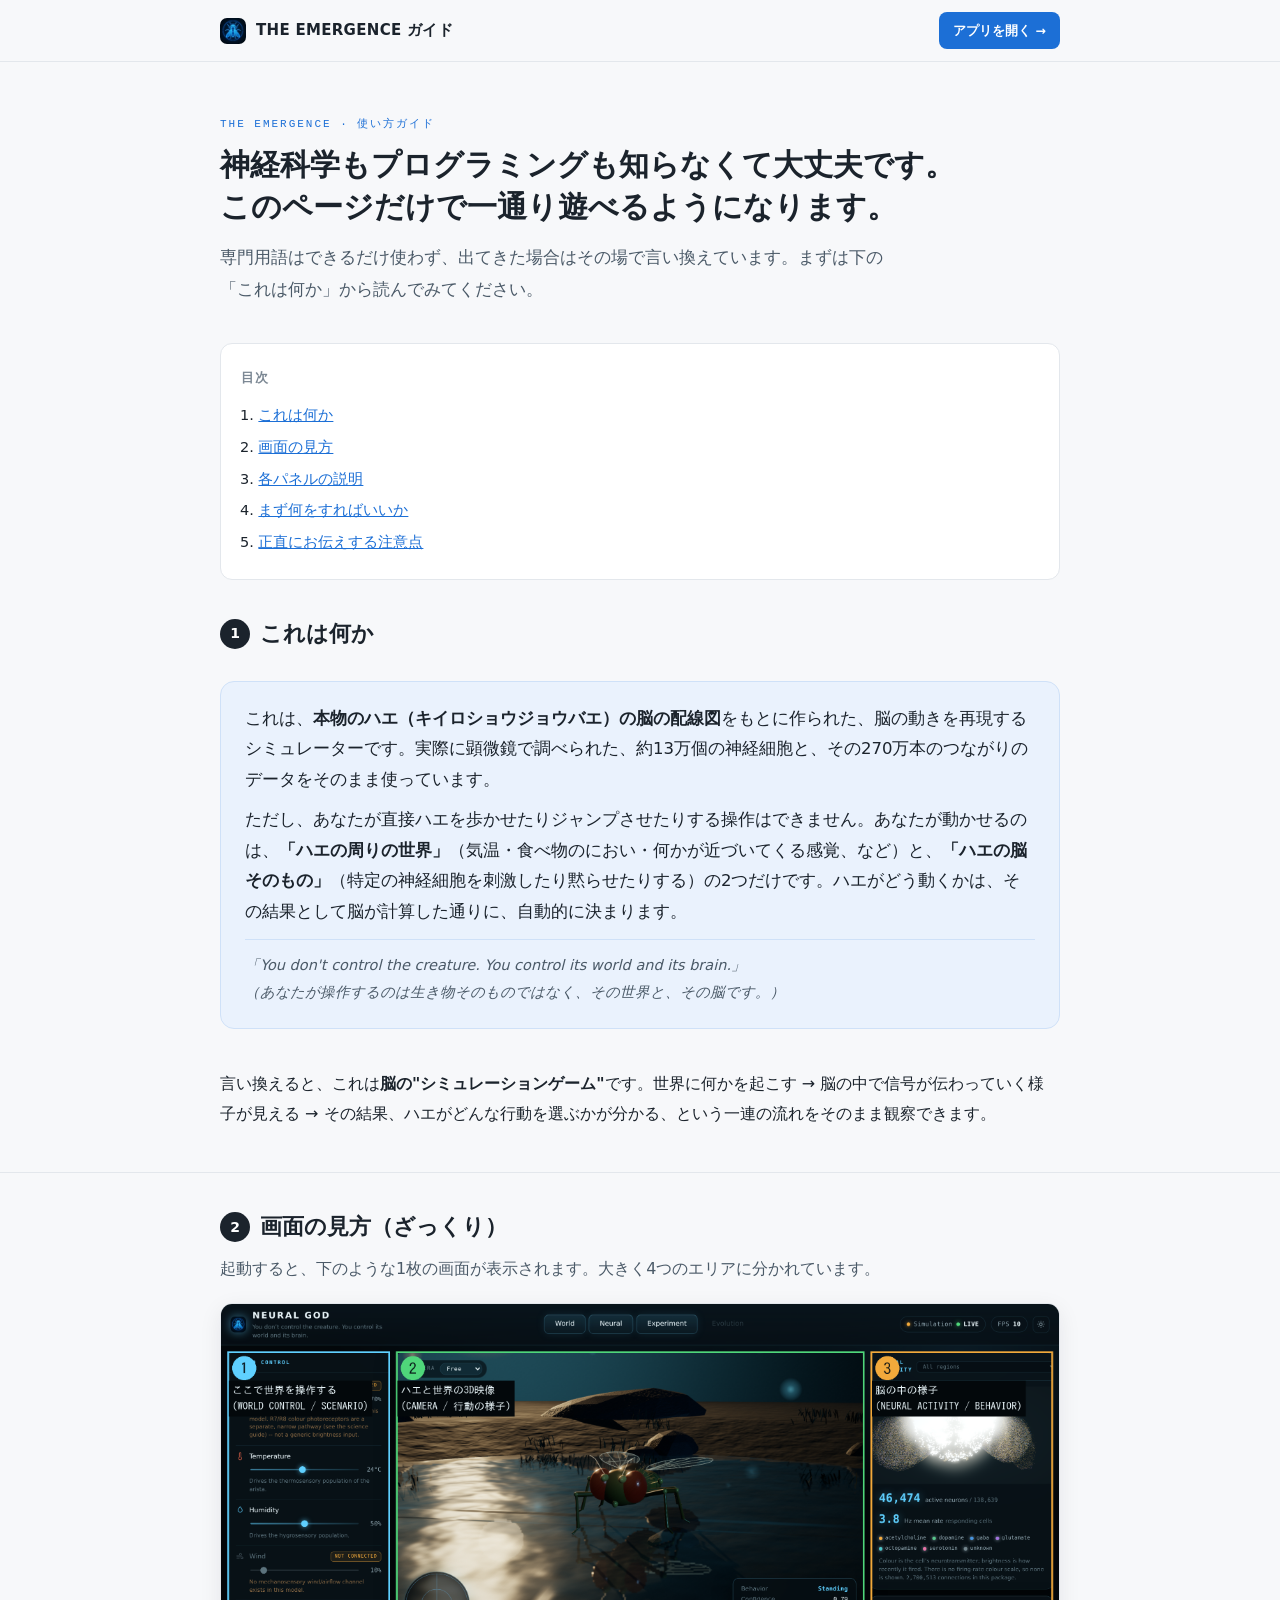
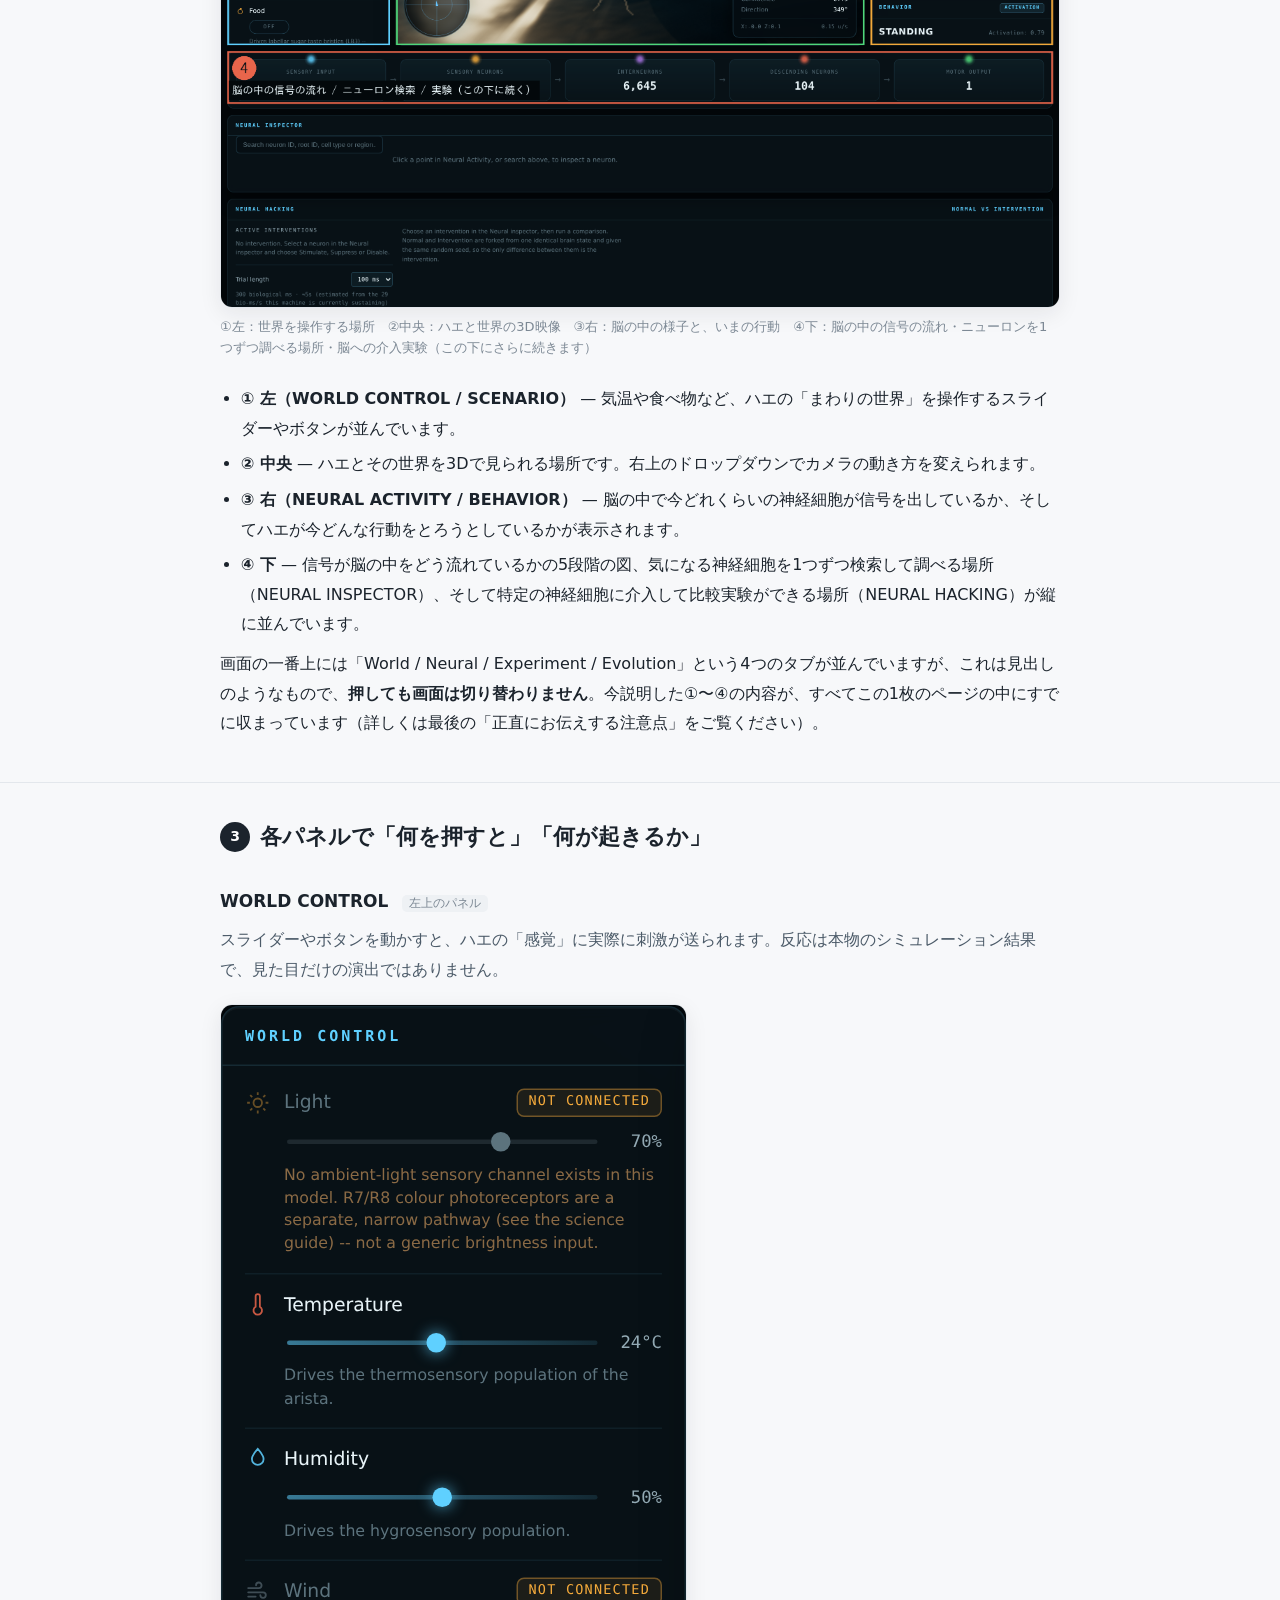
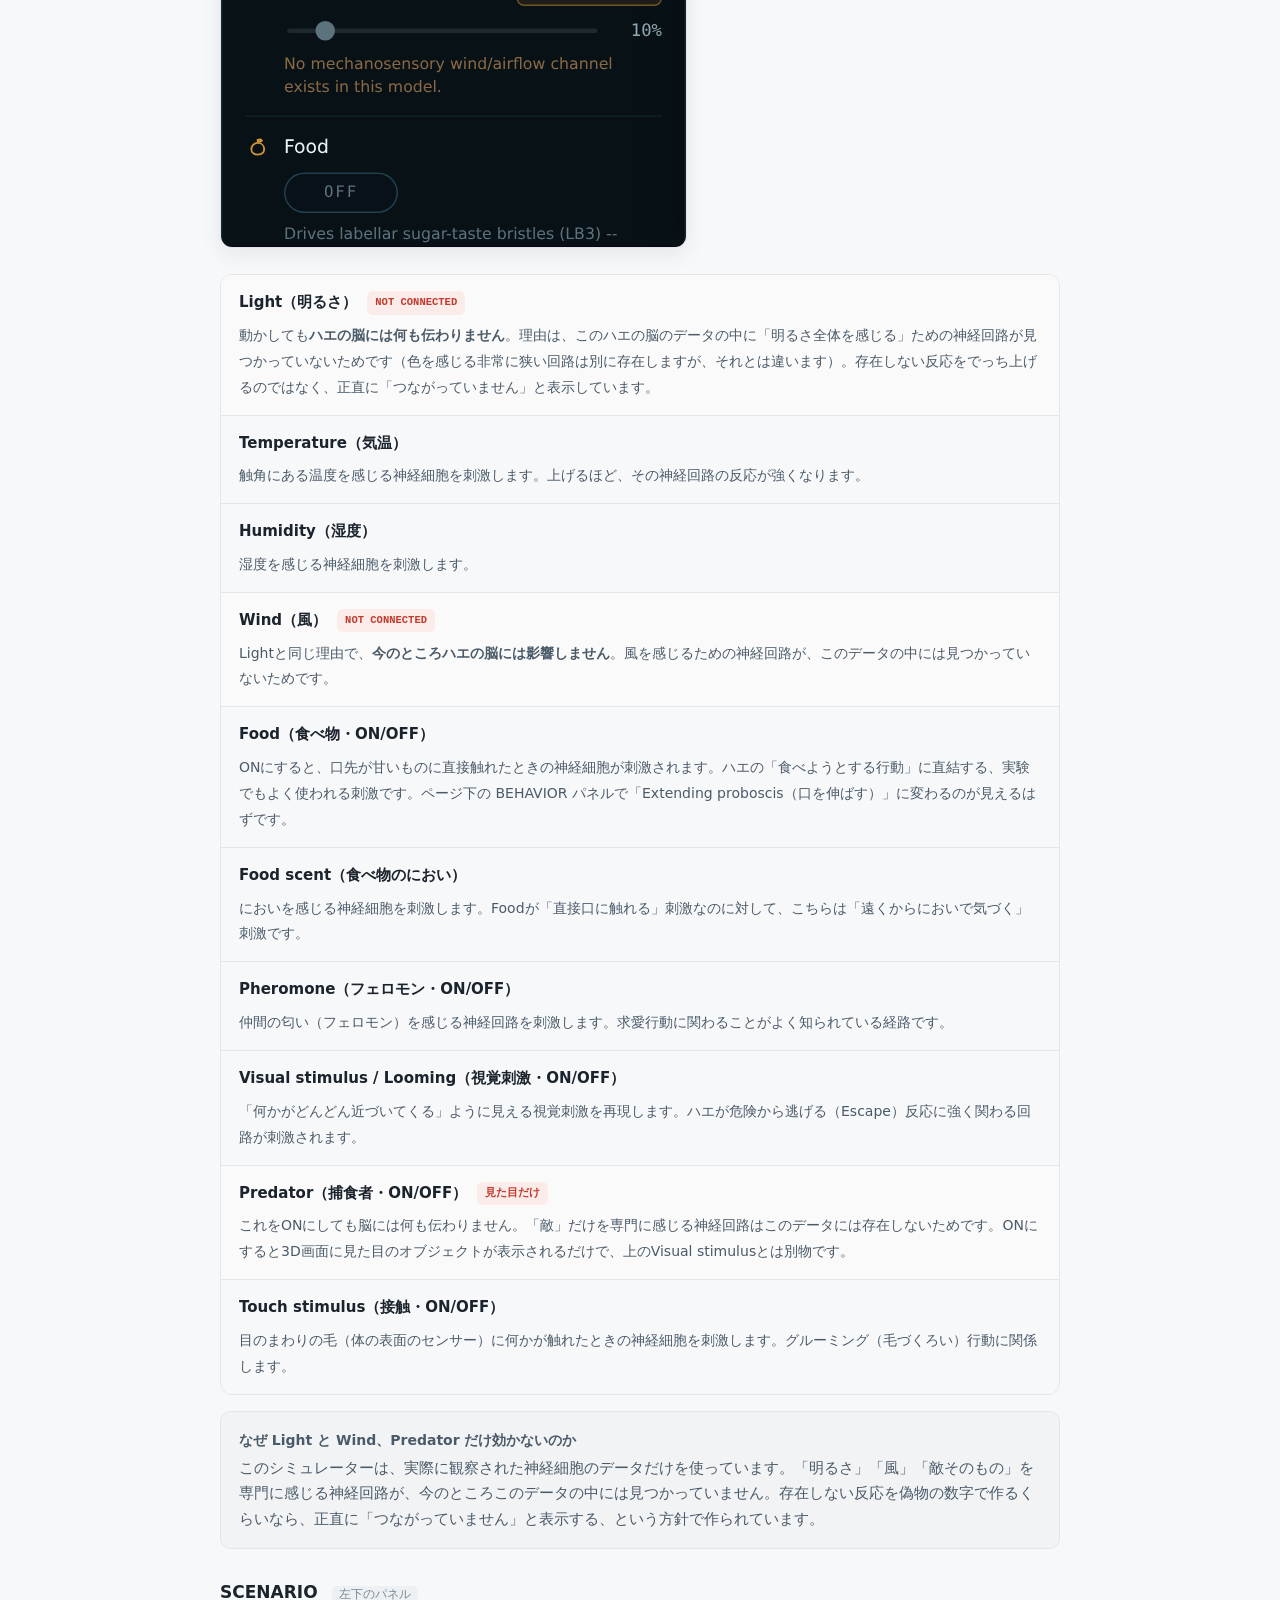
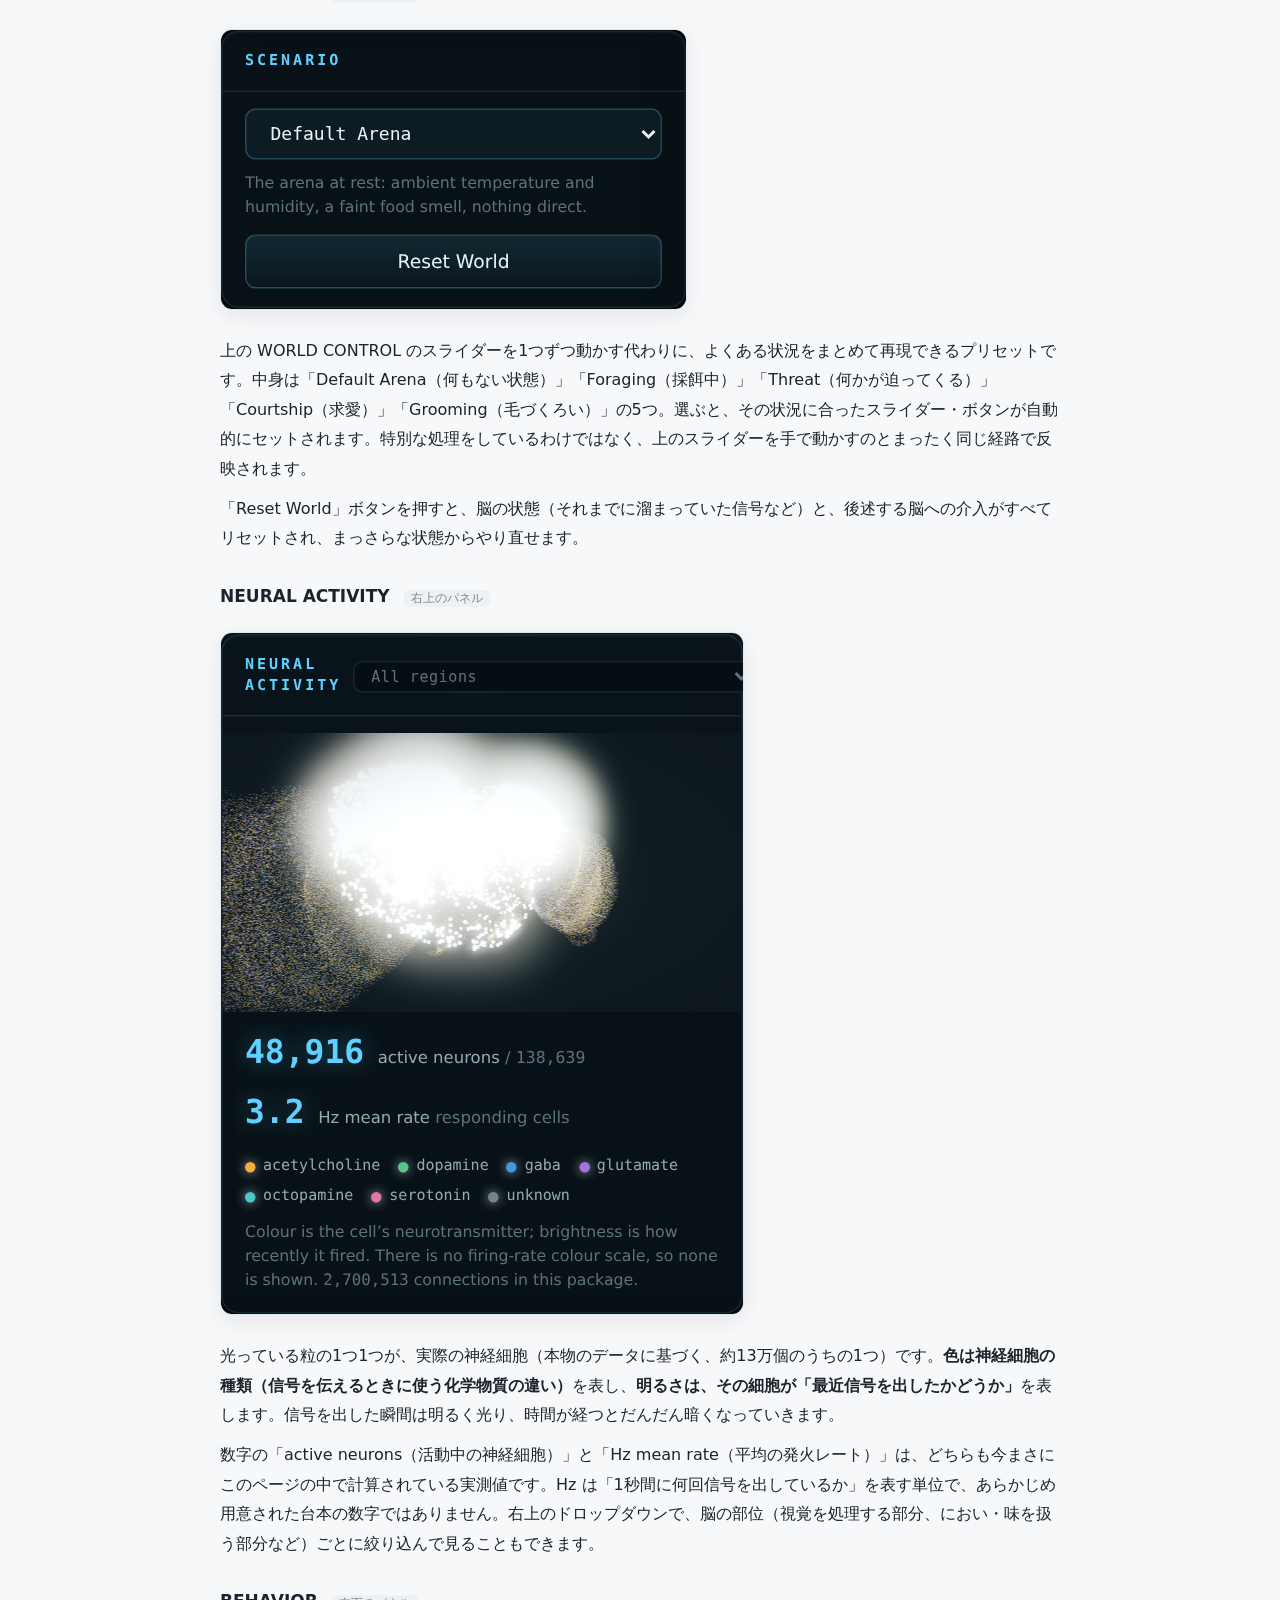
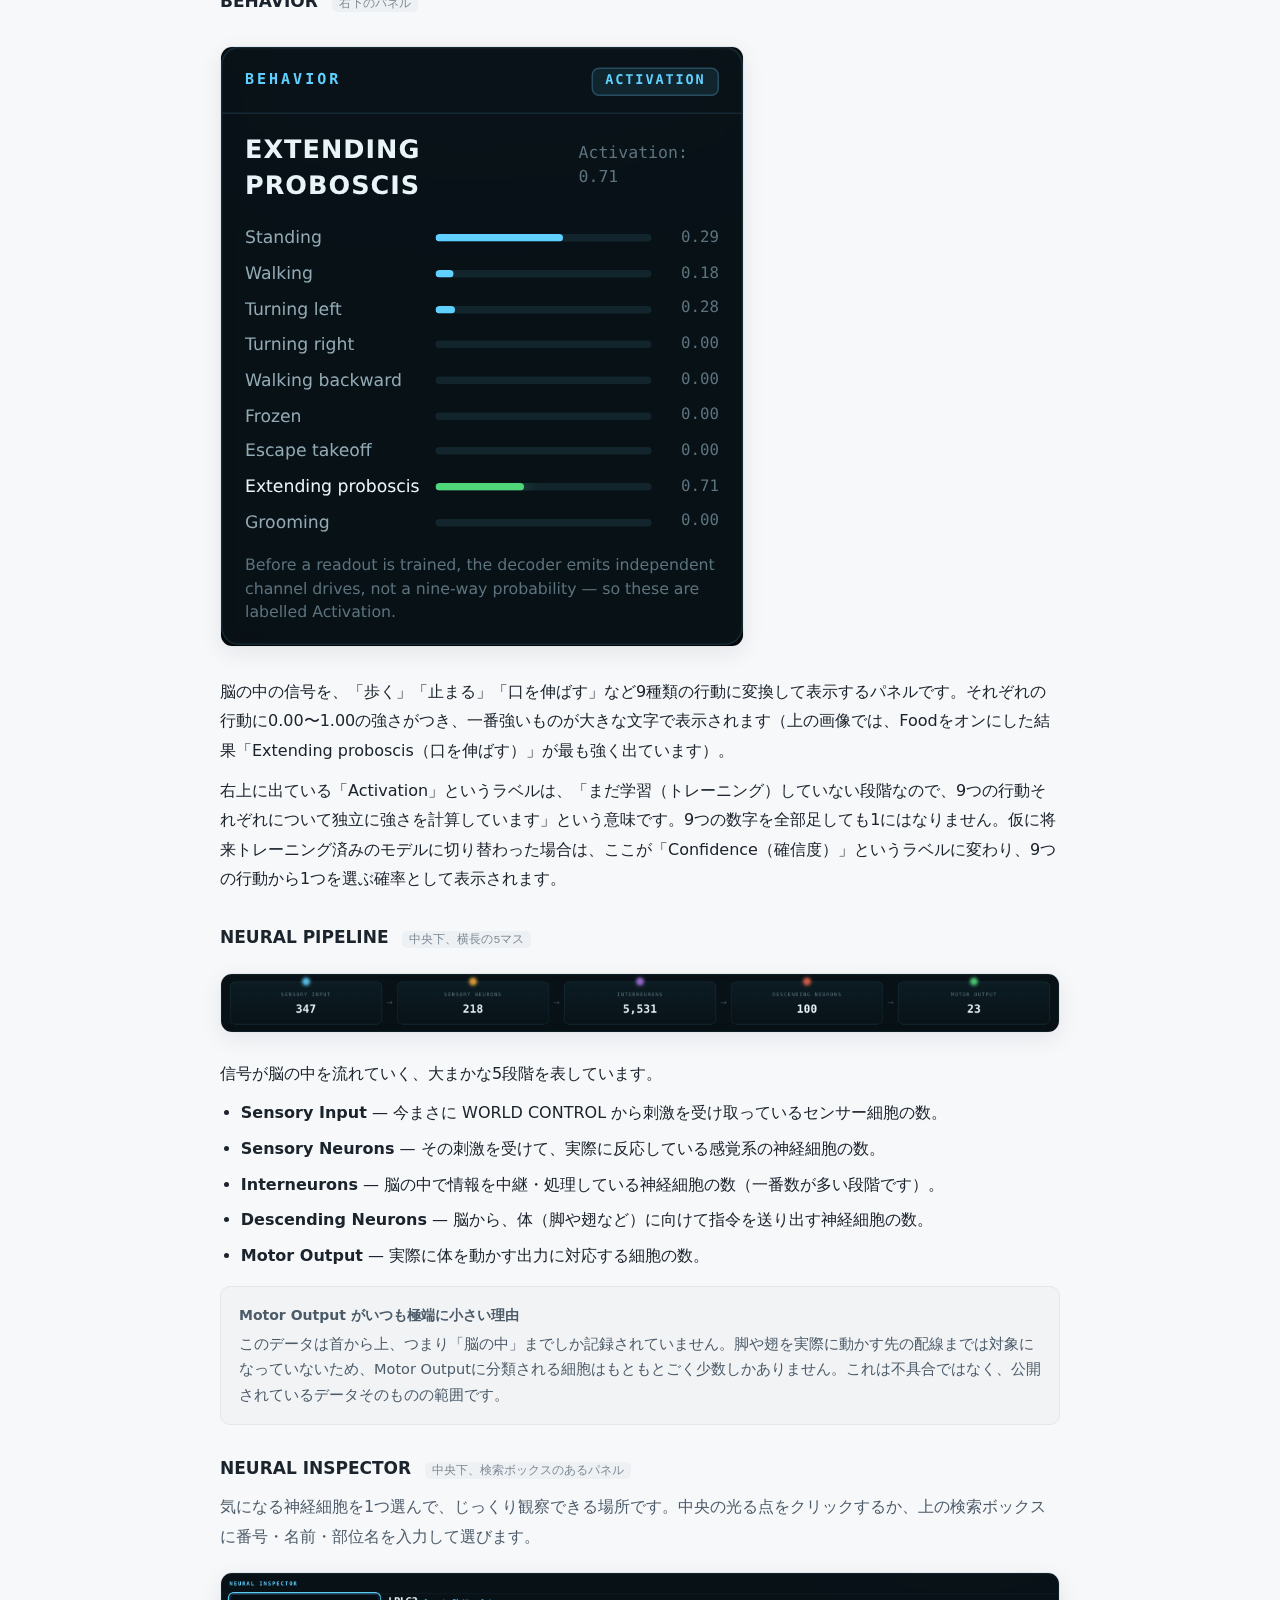
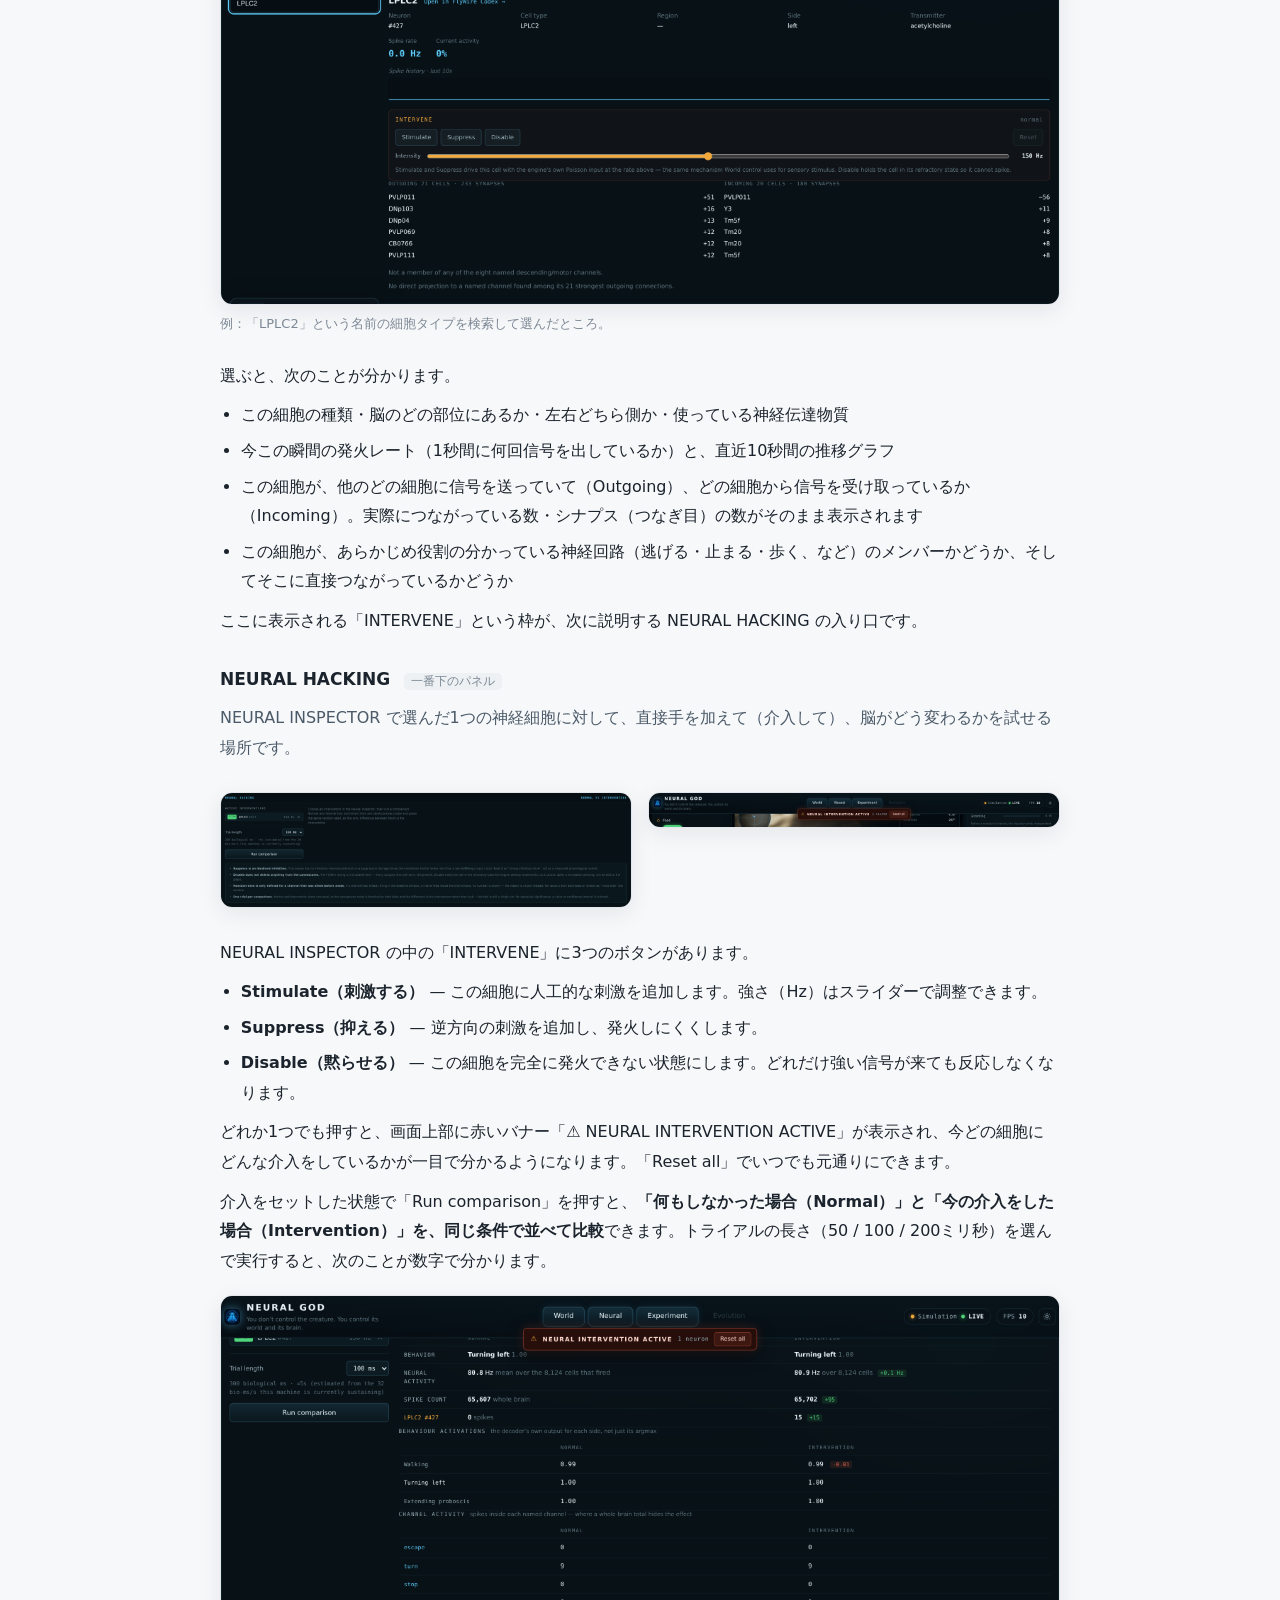
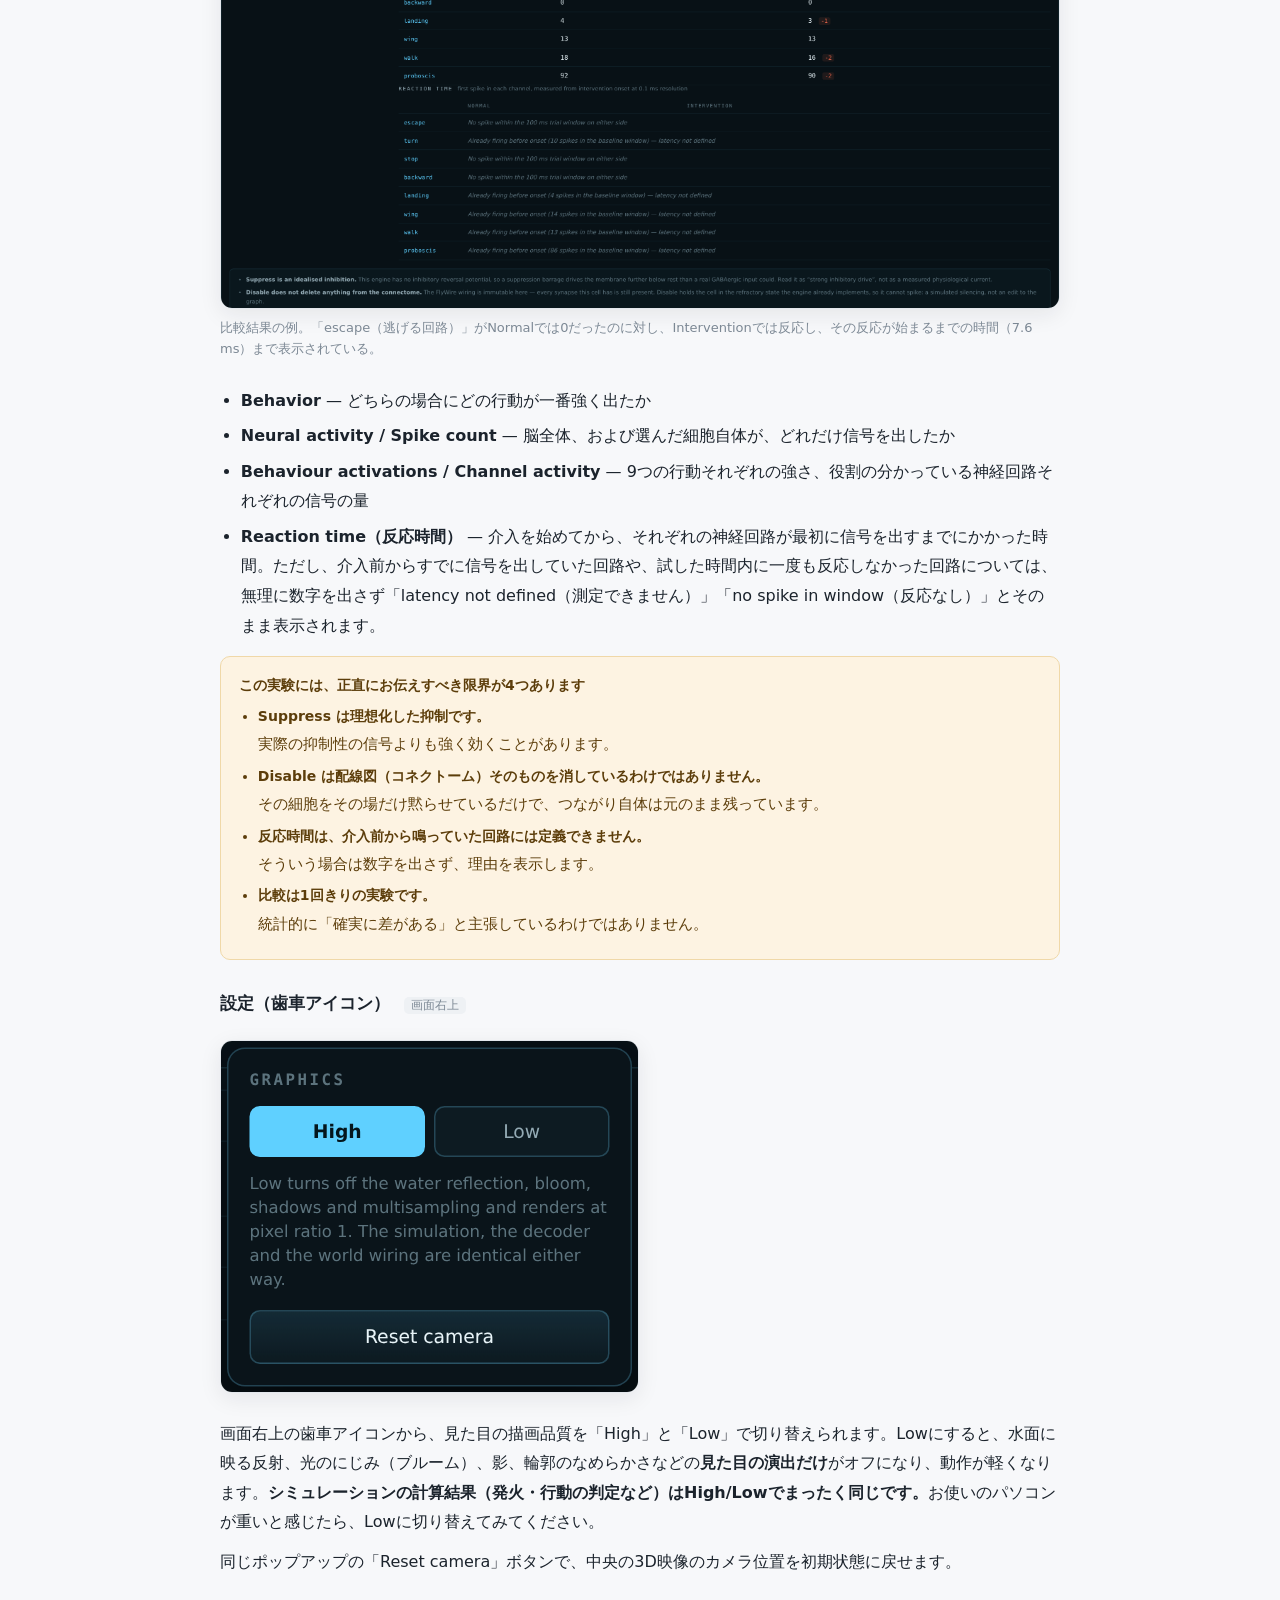
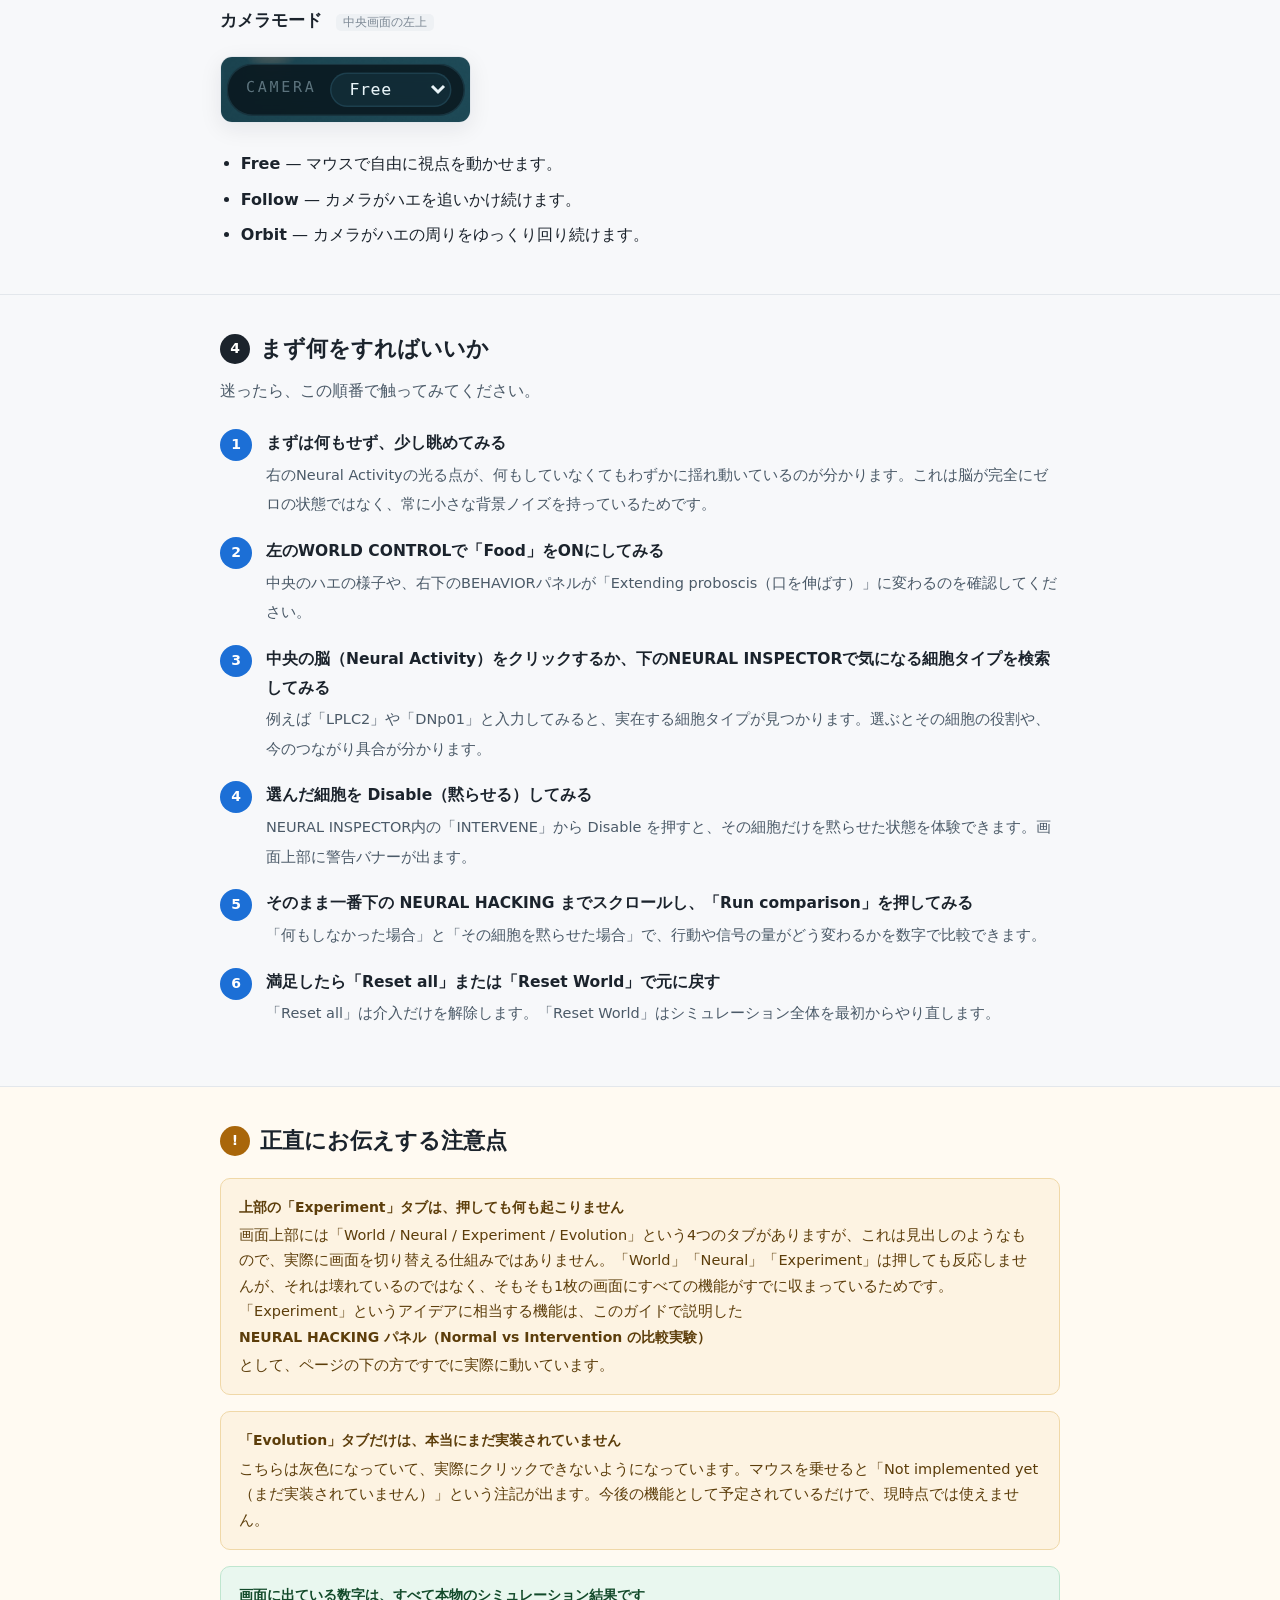
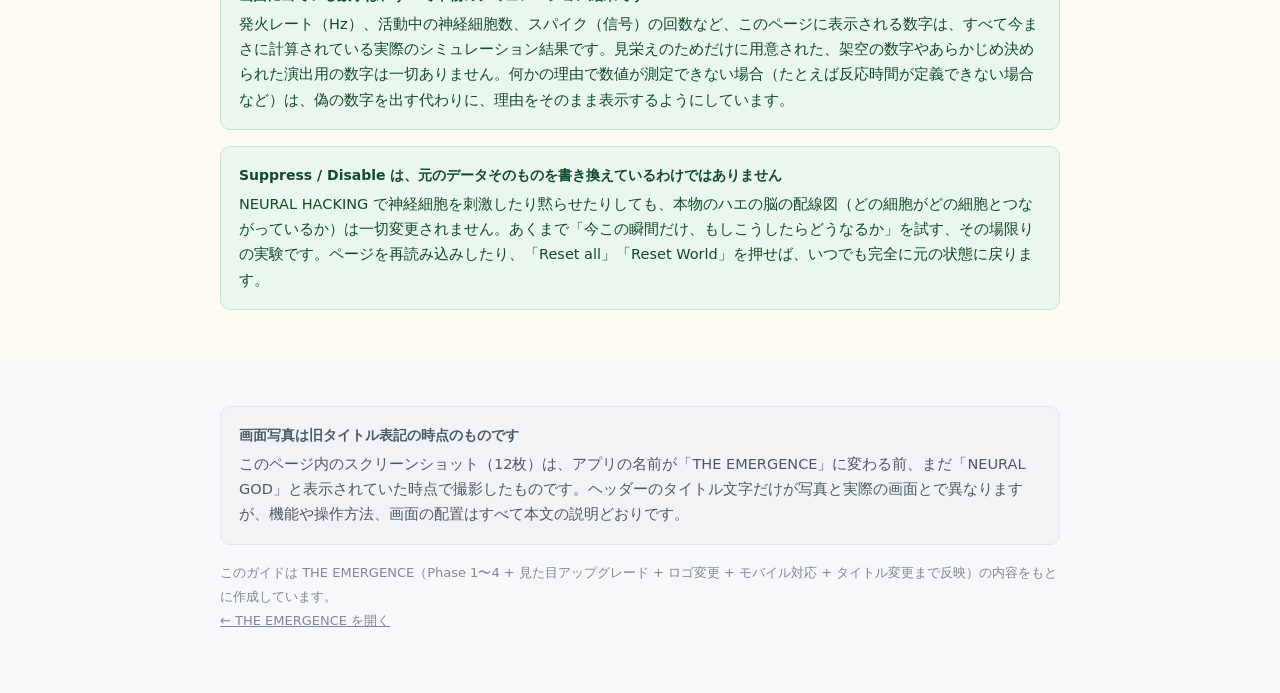
<file: web/god/guide.html>
<!doctype html>
<html lang="ja">
<head>
<meta charset="utf-8">
<meta name="viewport" content="width=device-width, initial-scale=1">
<title>THE EMERGENCE の使い方ガイド</title>
<meta name="description" content="専門知識なしで読める、THE EMERGENCE の使い方ガイド。">
<style>
:root{
  --bg:#f7f8fa; --panel:#ffffff; --line:#e3e7ec;
  --ink:#1b232c; --ink2:#4b5a68; --ink3:#7c8894;
  --blue:#1c6fd6; --blue-soft:#eaf2fd;
  --amber:#a9660a; --amber-soft:#fdf3e2; --amber-line:#f0d8a8;
  --green:#1f8a4c; --green-soft:#e9f7ef;
  --red:#c23b2e; --red-soft:#fbebe9;
  --radius:14px;
  --fb:-apple-system,BlinkMacSystemFont,"Hiragino Sans","Hiragino Kaku Gothic ProN","Noto Sans JP","Yu Gothic",Meiryo,system-ui,sans-serif;
  --fm:ui-monospace,"SF Mono",Consolas,"IBM Plex Mono",monospace;
}
*{box-sizing:border-box}
html{scroll-behavior:smooth}
body{
  margin:0; background:var(--bg); color:var(--ink); font-family:var(--fb);
  font-size:16px; line-height:1.85; -webkit-font-smoothing:antialiased;
}
a{color:var(--blue)}
img{max-width:100%; display:block}
.wrap{max-width:880px; margin:0 auto; padding:0 20px}

/* ---------------- top bar ---------------- */
.topbar{
  position:sticky; top:0; z-index:20; background:rgba(247,248,250,.92);
  backdrop-filter:blur(8px); border-bottom:1px solid var(--line);
}
.topbar .wrap{display:flex; align-items:center; justify-content:space-between; gap:16px; padding:12px 20px}
.topbar .brand{display:flex; align-items:center; gap:10px; font-weight:700; font-size:15px; letter-spacing:.02em}
.topbar .brand img{width:26px; height:26px; border-radius:7px}
.topbar nav{display:flex; gap:4px; flex-wrap:wrap}
.topbar nav a{
  font-size:12.5px; color:var(--ink2); text-decoration:none; padding:6px 10px;
  border-radius:8px; white-space:nowrap;
}
.topbar nav a:hover{background:var(--blue-soft); color:var(--blue)}
.open-app{
  font-size:12.5px; font-weight:600; color:#fff !important; background:var(--blue);
  padding:7px 14px; border-radius:8px; text-decoration:none; white-space:nowrap;
}

/* ---------------- hero ---------------- */
.hero{padding:52px 0 8px}
.eyebrow{
  font-family:var(--fm); font-size:11px; letter-spacing:.18em; text-transform:uppercase;
  color:var(--blue); margin:0 0 10px;
}
.hero h1{font-size:30px; line-height:1.4; margin:0 0 14px}
.hero p.lead{font-size:17px; color:var(--ink2); margin:0 0 4px; max-width:64ch}

/* ---------------- headline concept card ---------------- */
.concept{
  margin:26px 0 40px; padding:22px 24px; border-radius:var(--radius);
  background:var(--blue-soft); border:1px solid #cfe1f8;
}
.concept p{margin:0; font-size:16.5px}
.concept .quote{
  font-style:italic; color:var(--ink2); font-size:14.5px; margin-top:12px;
  padding-top:12px; border-top:1px solid #cfe1f8;
}

/* ---------------- sections ---------------- */
section{padding:34px 0}
section + section{border-top:1px solid var(--line)}
h2{font-size:22px; margin:0 0 6px; display:flex; align-items:center; gap:10px}
h2 .num{
  display:inline-flex; align-items:center; justify-content:center; width:30px; height:30px;
  border-radius:50%; background:var(--ink); color:#fff; font-size:14px; font-weight:700; flex:none;
}
h3{font-size:17px; margin:28px 0 8px}
h3 .tag{
  font-family:var(--fm); font-size:11.5px; font-weight:500; color:var(--ink3);
  background:#eef1f4; padding:2px 7px; border-radius:5px; margin-left:8px;
}
p{margin:10px 0}
.section-intro{color:var(--ink2); margin-top:0}
ul.plain{padding-left:1.3em; margin:10px 0}
ul.plain li{margin:6px 0}

/* ---------------- figures ---------------- */
figure{margin:20px 0 26px}
figure img{
  border-radius:12px; border:1px solid var(--line);
  box-shadow:0 6px 22px rgba(20,30,40,.08);
}
figcaption{
  font-size:13px; color:var(--ink3); margin-top:9px; line-height:1.6;
}
.shot-row{display:flex; gap:16px; flex-wrap:wrap}
.shot-row figure{flex:1 1 260px; margin:20px 0}

/* ---------------- callouts ---------------- */
.callout{
  margin:16px 0; padding:16px 18px; border-radius:10px; border:1px solid;
  font-size:14.5px; line-height:1.75;
}
.callout b{display:block; margin-bottom:4px; font-size:14px}
.callout.info{background:var(--blue-soft); border-color:#cfe1f8; color:#1a3a5c}
.callout.note{background:#f1f3f5; border-color:var(--line); color:var(--ink2)}
.callout.warn{background:var(--amber-soft); border-color:var(--amber-line); color:#5c3d0a}
.callout.good{background:var(--green-soft); border-color:#bfe6cf; color:#124a2a}

/* ---------------- control table ---------------- */
.ctl{border:1px solid var(--line); border-radius:12px; overflow:hidden; margin:16px 0}
.ctl-row{padding:14px 18px; border-bottom:1px solid var(--line)}
.ctl-row:last-child{border-bottom:none}
.ctl-row.off{background:#fafafa}
.ctl-head{display:flex; align-items:center; gap:10px; flex-wrap:wrap}
.ctl-name{font-weight:700; font-size:15px}
.badge{
  font-family:var(--fm); font-size:10.5px; padding:2px 8px; border-radius:6px; font-weight:600;
}
.badge.on{background:var(--green-soft); color:var(--green)}
.badge.off{background:var(--red-soft); color:var(--red)}
.ctl-row p{margin:6px 0 0; font-size:14px; color:var(--ink2)}

/* ---------------- tutorial ---------------- */
ol.steps{list-style:none; margin:18px 0; padding:0; counter-reset:step}
ol.steps > li{
  counter-increment:step; position:relative; padding:6px 0 6px 46px; margin-bottom:6px;
}
ol.steps > li::before{
  content:counter(step); position:absolute; left:0; top:6px;
  width:32px; height:32px; border-radius:50%; background:var(--blue); color:#fff;
  display:flex; align-items:center; justify-content:center; font-weight:700; font-size:14px;
}
ol.steps > li b{display:block; font-size:15.5px; margin-bottom:2px}
ol.steps > li span{color:var(--ink2); font-size:14.5px}

/* ---------------- honesty section ---------------- */
.honesty{background:#fffaf2}
.honesty h2 .num{background:var(--amber)}

/* ---------------- toc ---------------- */
.toc{
  margin:26px 0 0; padding:18px 20px; border:1px solid var(--line); border-radius:12px; background:#fff;
}
.toc b{font-size:13px; letter-spacing:.06em; color:var(--ink3); text-transform:uppercase}
.toc ol{margin:10px 0 0; padding-left:1.2em; font-size:14.5px}
.toc li{margin:5px 0}

footer{padding:30px 0 60px; color:var(--ink3); font-size:13px}
footer a{color:var(--ink3)}

@media (max-width:600px){
  .hero h1{font-size:24px}
  .topbar nav{display:none}
}
</style>
</head>
<body>

<div class="topbar">
  <div class="wrap">
    <div class="brand"><img src="assets/logo.webp" alt=""> THE EMERGENCE ガイド</div>
    <a class="open-app" href="index.html">アプリを開く →</a>
  </div>
</div>

<div class="wrap">
  <div class="hero">
    <p class="eyebrow">THE EMERGENCE · 使い方ガイド</p>
    <h1>神経科学もプログラミングも知らなくて大丈夫です。<br>このページだけで一通り遊べるようになります。</h1>
    <p class="lead">専門用語はできるだけ使わず、出てきた場合はその場で言い換えています。まずは下の「これは何か」から読んでみてください。</p>
  </div>

  <div class="toc">
    <b>目次</b>
    <ol>
      <li><a href="#what">これは何か</a></li>
      <li><a href="#layout">画面の見方</a></li>
      <li><a href="#panels">各パネルの説明</a></li>
      <li><a href="#tutorial">まず何をすればいいか</a></li>
      <li><a href="#honesty">正直にお伝えする注意点</a></li>
    </ol>
  </div>
</div>

<section id="what">
  <div class="wrap">
    <h2><span class="num">1</span>これは何か</h2>
    <div class="concept">
      <p>これは、<b>本物のハエ（キイロショウジョウバエ）の脳の配線図</b>をもとに作られた、脳の動きを再現するシミュレーターです。実際に顕微鏡で調べられた、約13万個の神経細胞と、その270万本のつながりのデータをそのまま使っています。</p>
      <p style="margin-top:10px">ただし、あなたが直接ハエを歩かせたりジャンプさせたりする操作はできません。あなたが動かせるのは、<b>「ハエの周りの世界」</b>（気温・食べ物のにおい・何かが近づいてくる感覚、など）と、<b>「ハエの脳そのもの」</b>（特定の神経細胞を刺激したり黙らせたりする）の2つだけです。ハエがどう動くかは、その結果として脳が計算した通りに、自動的に決まります。</p>
      <p class="quote">「You don't control the creature. You control its world and its brain.」<br>
      （あなたが操作するのは生き物そのものではなく、その世界と、その脳です。）</p>
    </div>
    <p>言い換えると、これは<b>脳の"シミュレーションゲーム"</b>です。世界に何かを起こす → 脳の中で信号が伝わっていく様子が見える → その結果、ハエがどんな行動を選ぶかが分かる、という一連の流れをそのまま観察できます。</p>
  </div>
</section>

<section id="layout">
  <div class="wrap">
    <h2><span class="num">2</span>画面の見方（ざっくり）</h2>
    <p class="section-intro">起動すると、下のような1枚の画面が表示されます。大きく4つのエリアに分かれています。</p>
    <figure>
      <img src="guide-assets/01-overview.png" alt="THE EMERGENCE の画面全体。左に世界を操作するパネル、中央にハエと3D世界、右に脳の活動と行動、下に信号の流れと詳細パネルが並ぶ。">
      <figcaption>①左：世界を操作する場所　②中央：ハエと世界の3D映像　③右：脳の中の様子と、いまの行動　④下：脳の中の信号の流れ・ニューロンを1つずつ調べる場所・脳への介入実験（この下にさらに続きます）</figcaption>
    </figure>
    <ul class="plain">
      <li><b>① 左（WORLD CONTROL / SCENARIO）</b> — 気温や食べ物など、ハエの「まわりの世界」を操作するスライダーやボタンが並んでいます。</li>
      <li><b>② 中央</b> — ハエとその世界を3Dで見られる場所です。右上のドロップダウンでカメラの動き方を変えられます。</li>
      <li><b>③ 右（NEURAL ACTIVITY / BEHAVIOR）</b> — 脳の中で今どれくらいの神経細胞が信号を出しているか、そしてハエが今どんな行動をとろうとしているかが表示されます。</li>
      <li><b>④ 下</b> — 信号が脳の中をどう流れているかの5段階の図、気になる神経細胞を1つずつ検索して調べる場所（NEURAL INSPECTOR）、そして特定の神経細胞に介入して比較実験ができる場所（NEURAL HACKING）が縦に並んでいます。</li>
    </ul>
    <p>画面の一番上には「World / Neural / Experiment / Evolution」という4つのタブが並んでいますが、これは見出しのようなもので、<b>押しても画面は切り替わりません</b>。今説明した①〜④の内容が、すべてこの1枚のページの中にすでに収まっています（詳しくは最後の「正直にお伝えする注意点」をご覧ください）。</p>
  </div>
</section>

<section id="panels">
  <div class="wrap">
    <h2><span class="num">3</span>各パネルで「何を押すと」「何が起きるか」</h2>

    <h3>WORLD CONTROL <span class="tag">左上のパネル</span></h3>
    <p class="section-intro">スライダーやボタンを動かすと、ハエの「感覚」に実際に刺激が送られます。反応は本物のシミュレーション結果で、見た目だけの演出ではありません。</p>
    <figure>
      <img src="guide-assets/02-world-control.png" alt="WORLD CONTROL パネル。Light、Temperature、Humidity、Wind、Foodなどのスライダーとトグルが並ぶ。">
    </figure>
    <div class="ctl">
      <div class="ctl-row off">
        <div class="ctl-head"><span class="ctl-name">Light（明るさ）</span><span class="badge off">NOT CONNECTED</span></div>
        <p>動かしても<b>ハエの脳には何も伝わりません</b>。理由は、このハエの脳のデータの中に「明るさ全体を感じる」ための神経回路が見つかっていないためです（色を感じる非常に狭い回路は別に存在しますが、それとは違います）。存在しない反応をでっち上げるのではなく、正直に「つながっていません」と表示しています。</p>
      </div>
      <div class="ctl-row">
        <div class="ctl-head"><span class="ctl-name">Temperature（気温）</span></div>
        <p>触角にある温度を感じる神経細胞を刺激します。上げるほど、その神経回路の反応が強くなります。</p>
      </div>
      <div class="ctl-row">
        <div class="ctl-head"><span class="ctl-name">Humidity（湿度）</span></div>
        <p>湿度を感じる神経細胞を刺激します。</p>
      </div>
      <div class="ctl-row off">
        <div class="ctl-head"><span class="ctl-name">Wind（風）</span><span class="badge off">NOT CONNECTED</span></div>
        <p>Lightと同じ理由で、<b>今のところハエの脳には影響しません</b>。風を感じるための神経回路が、このデータの中には見つかっていないためです。</p>
      </div>
      <div class="ctl-row">
        <div class="ctl-head"><span class="ctl-name">Food（食べ物・ON/OFF）</span></div>
        <p>ONにすると、口先が甘いものに直接触れたときの神経細胞が刺激されます。ハエの「食べようとする行動」に直結する、実験でもよく使われる刺激です。ページ下の BEHAVIOR パネルで「Extending proboscis（口を伸ばす）」に変わるのが見えるはずです。</p>
      </div>
      <div class="ctl-row">
        <div class="ctl-head"><span class="ctl-name">Food scent（食べ物のにおい）</span></div>
        <p>においを感じる神経細胞を刺激します。Foodが「直接口に触れる」刺激なのに対して、こちらは「遠くからにおいで気づく」刺激です。</p>
      </div>
      <div class="ctl-row">
        <div class="ctl-head"><span class="ctl-name">Pheromone（フェロモン・ON/OFF）</span></div>
        <p>仲間の匂い（フェロモン）を感じる神経回路を刺激します。求愛行動に関わることがよく知られている経路です。</p>
      </div>
      <div class="ctl-row">
        <div class="ctl-head"><span class="ctl-name">Visual stimulus / Looming（視覚刺激・ON/OFF）</span></div>
        <p>「何かがどんどん近づいてくる」ように見える視覚刺激を再現します。ハエが危険から逃げる（Escape）反応に強く関わる回路が刺激されます。</p>
      </div>
      <div class="ctl-row off">
        <div class="ctl-head"><span class="ctl-name">Predator（捕食者・ON/OFF）</span><span class="badge off">見た目だけ</span></div>
        <p>これをONにしても脳には何も伝わりません。「敵」だけを専門に感じる神経回路はこのデータには存在しないためです。ONにすると3D画面に見た目のオブジェクトが表示されるだけで、上のVisual stimulusとは別物です。</p>
      </div>
      <div class="ctl-row">
        <div class="ctl-head"><span class="ctl-name">Touch stimulus（接触・ON/OFF）</span></div>
        <p>目のまわりの毛（体の表面のセンサー）に何かが触れたときの神経細胞を刺激します。グルーミング（毛づくろい）行動に関係します。</p>
      </div>
    </div>
    <div class="callout note">
      <b>なぜ Light と Wind、Predator だけ効かないのか</b>
      このシミュレーターは、実際に観察された神経細胞のデータだけを使っています。「明るさ」「風」「敵そのもの」を専門に感じる神経回路が、今のところこのデータの中には見つかっていません。存在しない反応を偽物の数字で作るくらいなら、正直に「つながっていません」と表示する、という方針で作られています。
    </div>

    <h3>SCENARIO <span class="tag">左下のパネル</span></h3>
    <figure>
      <img src="guide-assets/03-scenario.png" alt="Scenario のプリセット選択メニューと、Reset World ボタン。">
    </figure>
    <p>上の WORLD CONTROL のスライダーを1つずつ動かす代わりに、よくある状況をまとめて再現できるプリセットです。中身は「Default Arena（何もない状態）」「Foraging（採餌中）」「Threat（何かが迫ってくる）」「Courtship（求愛）」「Grooming（毛づくろい）」の5つ。選ぶと、その状況に合ったスライダー・ボタンが自動的にセットされます。特別な処理をしているわけではなく、上のスライダーを手で動かすのとまったく同じ経路で反映されます。</p>
    <p>「Reset World」ボタンを押すと、脳の状態（それまでに溜まっていた信号など）と、後述する脳への介入がすべてリセットされ、まっさらな状態からやり直せます。</p>

    <h3>NEURAL ACTIVITY <span class="tag">右上のパネル</span></h3>
    <figure>
      <img src="guide-assets/04-neural-activity.png" alt="Neural Activity パネル。光る点の集まりと、活動中の神経細胞数、平均発火レートが表示されている。">
    </figure>
    <p>光っている粒の1つ1つが、実際の神経細胞（本物のデータに基づく、約13万個のうちの1つ）です。<b>色は神経細胞の種類（信号を伝えるときに使う化学物質の違い）</b>を表し、<b>明るさは、その細胞が「最近信号を出したかどうか」</b>を表します。信号を出した瞬間は明るく光り、時間が経つとだんだん暗くなっていきます。</p>
    <p>数字の「active neurons（活動中の神経細胞）」と「Hz mean rate（平均の発火レート）」は、どちらも今まさにこのページの中で計算されている実測値です。Hz は「1秒間に何回信号を出しているか」を表す単位で、あらかじめ用意された台本の数字ではありません。右上のドロップダウンで、脳の部位（視覚を処理する部分、におい・味を扱う部分など）ごとに絞り込んで見ることもできます。</p>

    <h3>BEHAVIOR <span class="tag">右下のパネル</span></h3>
    <div class="shot-row">
      <figure><img src="guide-assets/05b-behavior-active.png" alt="Food をONにしたときのBehaviorパネル。Extending proboscisが最も強く反応している。"></figure>
    </div>
    <p>脳の中の信号を、「歩く」「止まる」「口を伸ばす」など9種類の行動に変換して表示するパネルです。それぞれの行動に0.00〜1.00の強さがつき、一番強いものが大きな文字で表示されます（上の画像では、Foodをオンにした結果「Extending proboscis（口を伸ばす）」が最も強く出ています）。</p>
    <p>右上に出ている「Activation」というラベルは、「まだ学習（トレーニング）していない段階なので、9つの行動それぞれについて独立に強さを計算しています」という意味です。9つの数字を全部足しても1にはなりません。仮に将来トレーニング済みのモデルに切り替わった場合は、ここが「Confidence（確信度）」というラベルに変わり、9つの行動から1つを選ぶ確率として表示されます。</p>

    <h3>NEURAL PIPELINE <span class="tag">中央下、横長の5マス</span></h3>
    <figure>
      <img src="guide-assets/06-pipeline.png" alt="Sensory Input, Sensory Neurons, Interneurons, Descending Neurons, Motor Output の5段階が並んだ図。">
    </figure>
    <p>信号が脳の中を流れていく、大まかな5段階を表しています。</p>
    <ul class="plain">
      <li><b>Sensory Input</b> — 今まさに WORLD CONTROL から刺激を受け取っているセンサー細胞の数。</li>
      <li><b>Sensory Neurons</b> — その刺激を受けて、実際に反応している感覚系の神経細胞の数。</li>
      <li><b>Interneurons</b> — 脳の中で情報を中継・処理している神経細胞の数（一番数が多い段階です）。</li>
      <li><b>Descending Neurons</b> — 脳から、体（脚や翅など）に向けて指令を送り出す神経細胞の数。</li>
      <li><b>Motor Output</b> — 実際に体を動かす出力に対応する細胞の数。</li>
    </ul>
    <div class="callout note">
      <b>Motor Output がいつも極端に小さい理由</b>
      このデータは首から上、つまり「脳の中」までしか記録されていません。脚や翅を実際に動かす先の配線までは対象になっていないため、Motor Outputに分類される細胞はもともとごく少数しかありません。これは不具合ではなく、公開されているデータそのものの範囲です。
    </div>

    <h3>NEURAL INSPECTOR <span class="tag">中央下、検索ボックスのあるパネル</span></h3>
    <p class="section-intro">気になる神経細胞を1つ選んで、じっくり観察できる場所です。中央の光る点をクリックするか、上の検索ボックスに番号・名前・部位名を入力して選びます。</p>
    <figure>
      <img src="guide-assets/07-inspector.png" alt="Neural Inspector で LPLC2 という細胞を選んだ画面。番号・部位・発火レート・つながりの一覧・介入ボタンが表示されている。">
      <figcaption>例：「LPLC2」という名前の細胞タイプを検索して選んだところ。</figcaption>
    </figure>
    <p>選ぶと、次のことが分かります。</p>
    <ul class="plain">
      <li>この細胞の種類・脳のどの部位にあるか・左右どちら側か・使っている神経伝達物質</li>
      <li>今この瞬間の発火レート（1秒間に何回信号を出しているか）と、直近10秒間の推移グラフ</li>
      <li>この細胞が、他のどの細胞に信号を送っていて（Outgoing）、どの細胞から信号を受け取っているか（Incoming）。実際につながっている数・シナプス（つなぎ目）の数がそのまま表示されます</li>
      <li>この細胞が、あらかじめ役割の分かっている神経回路（逃げる・止まる・歩く、など）のメンバーかどうか、そしてそこに直接つながっているかどうか</li>
    </ul>
    <p>ここに表示される「INTERVENE」という枠が、次に説明する NEURAL HACKING の入り口です。</p>

    <h3>NEURAL HACKING <span class="tag">一番下のパネル</span></h3>
    <p class="section-intro">NEURAL INSPECTOR で選んだ1つの神経細胞に対して、直接手を加えて（介入して）、脳がどう変わるかを試せる場所です。</p>
    <div class="shot-row">
      <figure><img src="guide-assets/09-hacking-before.png" alt="何も介入していない状態のNeural Hackingパネル。"></figure>
      <figure><img src="guide-assets/08-banner.png" alt="Stimulateを押した後、画面上部に出るNEURAL INTERVENTION ACTIVEの警告バナー。"></figure>
    </div>
    <p>NEURAL INSPECTOR の中の「INTERVENE」に3つのボタンがあります。</p>
    <ul class="plain">
      <li><b>Stimulate（刺激する）</b> — この細胞に人工的な刺激を追加します。強さ（Hz）はスライダーで調整できます。</li>
      <li><b>Suppress（抑える）</b> — 逆方向の刺激を追加し、発火しにくくします。</li>
      <li><b>Disable（黙らせる）</b> — この細胞を完全に発火できない状態にします。どれだけ強い信号が来ても反応しなくなります。</li>
    </ul>
    <p>どれか1つでも押すと、画面上部に赤いバナー「⚠ NEURAL INTERVENTION ACTIVE」が表示され、今どの細胞にどんな介入をしているかが一目で分かるようになります。「Reset all」でいつでも元通りにできます。</p>
    <p>介入をセットした状態で「Run comparison」を押すと、<b>「何もしなかった場合（Normal）」と「今の介入をした場合（Intervention）」を、同じ条件で並べて比較</b>できます。トライアルの長さ（50 / 100 / 200ミリ秒）を選んで実行すると、次のことが数字で分かります。</p>
    <figure>
      <img src="guide-assets/10-hacking-results.png" alt="Run comparison の結果画面。Behavior、Neural activity、Spike count、行動ごとの活性化度、チャンネルごとの活動量、反応時間が、NormalとInterventionで並んで表示されている。">
      <figcaption>比較結果の例。「escape（逃げる回路）」がNormalでは0だったのに対し、Interventionでは反応し、その反応が始まるまでの時間（7.6 ms）まで表示されている。</figcaption>
    </figure>
    <ul class="plain">
      <li><b>Behavior</b> — どちらの場合にどの行動が一番強く出たか</li>
      <li><b>Neural activity / Spike count</b> — 脳全体、および選んだ細胞自体が、どれだけ信号を出したか</li>
      <li><b>Behaviour activations / Channel activity</b> — 9つの行動それぞれの強さ、役割の分かっている神経回路それぞれの信号の量</li>
      <li><b>Reaction time（反応時間）</b> — 介入を始めてから、それぞれの神経回路が最初に信号を出すまでにかかった時間。ただし、介入前からすでに信号を出していた回路や、試した時間内に一度も反応しなかった回路については、無理に数字を出さず「latency not defined（測定できません）」「no spike in window（反応なし）」とそのまま表示されます。</li>
    </ul>
    <div class="callout warn">
      <b>この実験には、正直にお伝えすべき限界が4つあります</b>
      <ul class="plain" style="margin:6px 0 0">
        <li><b>Suppress は理想化した抑制です。</b>実際の抑制性の信号よりも強く効くことがあります。</li>
        <li><b>Disable は配線図（コネクトーム）そのものを消しているわけではありません。</b>その細胞をその場だけ黙らせているだけで、つながり自体は元のまま残っています。</li>
        <li><b>反応時間は、介入前から鳴っていた回路には定義できません。</b>そういう場合は数字を出さず、理由を表示します。</li>
        <li><b>比較は1回きりの実験です。</b>統計的に「確実に差がある」と主張しているわけではありません。</li>
      </ul>
    </div>

    <h3>設定（歯車アイコン） <span class="tag">画面右上</span></h3>
    <figure>
      <img src="guide-assets/11-settings.png" alt="設定ポップアップ。Graphics High/Lowの切り替えとReset cameraボタン。">
    </figure>
    <p>画面右上の歯車アイコンから、見た目の描画品質を「High」と「Low」で切り替えられます。Lowにすると、水面に映る反射、光のにじみ（ブルーム）、影、輪郭のなめらかさなどの<b>見た目の演出だけ</b>がオフになり、動作が軽くなります。<b>シミュレーションの計算結果（発火・行動の判定など）はHigh/Lowでまったく同じです。</b>お使いのパソコンが重いと感じたら、Lowに切り替えてみてください。</p>
    <p>同じポップアップの「Reset camera」ボタンで、中央の3D映像のカメラ位置を初期状態に戻せます。</p>

    <h3>カメラモード <span class="tag">中央画面の左上</span></h3>
    <figure>
      <img src="guide-assets/12-camera.png" alt="CAMERA ドロップダウン。Free / Follow / Orbitが選べる。">
    </figure>
    <ul class="plain">
      <li><b>Free</b> — マウスで自由に視点を動かせます。</li>
      <li><b>Follow</b> — カメラがハエを追いかけ続けます。</li>
      <li><b>Orbit</b> — カメラがハエの周りをゆっくり回り続けます。</li>
    </ul>
  </div>
</section>

<section id="tutorial">
  <div class="wrap">
    <h2><span class="num">4</span>まず何をすればいいか</h2>
    <p class="section-intro">迷ったら、この順番で触ってみてください。</p>
    <ol class="steps">
      <li><b>まずは何もせず、少し眺めてみる</b><span>右のNeural Activityの光る点が、何もしていなくてもわずかに揺れ動いているのが分かります。これは脳が完全にゼロの状態ではなく、常に小さな背景ノイズを持っているためです。</span></li>
      <li><b>左のWORLD CONTROLで「Food」をONにしてみる</b><span>中央のハエの様子や、右下のBEHAVIORパネルが「Extending proboscis（口を伸ばす）」に変わるのを確認してください。</span></li>
      <li><b>中央の脳（Neural Activity）をクリックするか、下のNEURAL INSPECTORで気になる細胞タイプを検索してみる</b><span>例えば「LPLC2」や「DNp01」と入力してみると、実在する細胞タイプが見つかります。選ぶとその細胞の役割や、今のつながり具合が分かります。</span></li>
      <li><b>選んだ細胞を Disable（黙らせる）してみる</b><span>NEURAL INSPECTOR内の「INTERVENE」から Disable を押すと、その細胞だけを黙らせた状態を体験できます。画面上部に警告バナーが出ます。</span></li>
      <li><b>そのまま一番下の NEURAL HACKING までスクロールし、「Run comparison」を押してみる</b><span>「何もしなかった場合」と「その細胞を黙らせた場合」で、行動や信号の量がどう変わるかを数字で比較できます。</span></li>
      <li><b>満足したら「Reset all」または「Reset World」で元に戻す</b><span>「Reset all」は介入だけを解除します。「Reset World」はシミュレーション全体を最初からやり直します。</span></li>
    </ol>
  </div>
</section>

<section id="honesty" class="honesty">
  <div class="wrap">
    <h2><span class="num">!</span>正直にお伝えする注意点</h2>
    <div class="callout warn">
      <b>上部の「Experiment」タブは、押しても何も起こりません</b>
      画面上部には「World / Neural / Experiment / Evolution」という4つのタブがありますが、これは見出しのようなもので、実際に画面を切り替える仕組みではありません。「World」「Neural」「Experiment」は押しても反応しませんが、それは壊れているのではなく、そもそも1枚の画面にすべての機能がすでに収まっているためです。「Experiment」というアイデアに相当する機能は、このガイドで説明した<b>NEURAL HACKING パネル（Normal vs Intervention の比較実験）</b>として、ページの下の方ですでに実際に動いています。
    </div>
    <div class="callout warn">
      <b>「Evolution」タブだけは、本当にまだ実装されていません</b>
      こちらは灰色になっていて、実際にクリックできないようになっています。マウスを乗せると「Not implemented yet（まだ実装されていません）」という注記が出ます。今後の機能として予定されているだけで、現時点では使えません。
    </div>
    <div class="callout good">
      <b>画面に出ている数字は、すべて本物のシミュレーション結果です</b>
      発火レート（Hz）、活動中の神経細胞数、スパイク（信号）の回数など、このページに表示される数字は、すべて今まさに計算されている実際のシミュレーション結果です。見栄えのためだけに用意された、架空の数字やあらかじめ決められた演出用の数字は一切ありません。何かの理由で数値が測定できない場合（たとえば反応時間が定義できない場合など）は、偽の数字を出す代わりに、理由をそのまま表示するようにしています。
    </div>
    <div class="callout good">
      <b>Suppress / Disable は、元のデータそのものを書き換えているわけではありません</b>
      NEURAL HACKING で神経細胞を刺激したり黙らせたりしても、本物のハエの脳の配線図（どの細胞がどの細胞とつながっているか）は一切変更されません。あくまで「今この瞬間だけ、もしこうしたらどうなるか」を試す、その場限りの実験です。ページを再読み込みしたり、「Reset all」「Reset World」を押せば、いつでも完全に元の状態に戻ります。
    </div>
  </div>
</section>

<footer>
  <div class="wrap">
    <div class="callout note" style="margin-bottom:16px">
      <b>画面写真は旧タイトル表記の時点のものです</b>
      このページ内のスクリーンショット（12枚）は、アプリの名前が「THE EMERGENCE」に変わる前、まだ「NEURAL GOD」と表示されていた時点で撮影したものです。ヘッダーのタイトル文字だけが写真と実際の画面とで異なりますが、機能や操作方法、画面の配置はすべて本文の説明どおりです。
    </div>
    このガイドは THE EMERGENCE（Phase 1〜4 + 見た目アップグレード + ロゴ変更 + モバイル対応 + タイトル変更まで反映）の内容をもとに作成しています。<br>
    <a href="index.html">← THE EMERGENCE を開く</a>
  </div>
</footer>

</body>
</html>
</file>
